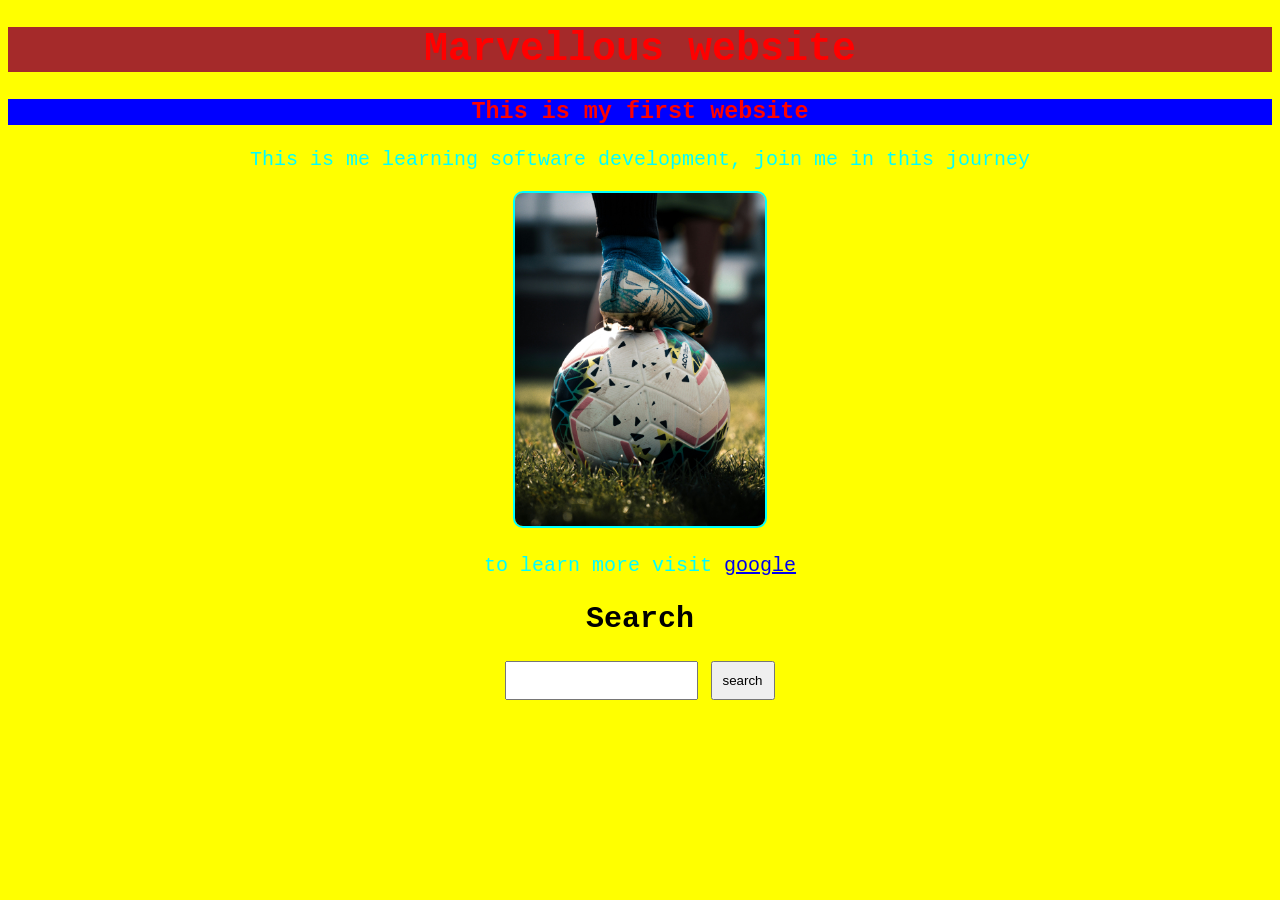
<file: index.html>
<!doctype html>
<html>
    <head>
        <title>marvellous website</title>
        <link rel="stylesheet" href="style.css">
        <style>
            p{
                color:aqua;
            }
            img{
                border:2px solid aqua;
                border-radius: 10px;
            }
            h3{
                color:red;
                background-color:blue
            }

        </style>
    </head>
    <body>
        <h1 style="color:red; background-color:brown;">Marvellous website</h1>
        <h3>This is my first website </h3>
        <p>This is me learning software development, join me in this journey</p>
        <img src="FB.jpg" width="250px">
        <p>to learn more visit <a href="http://google.com">google</a></p>
        <h2>Search</h2>
        <input type="search">
        <button>search</button>
    </body>
</html>
</file>
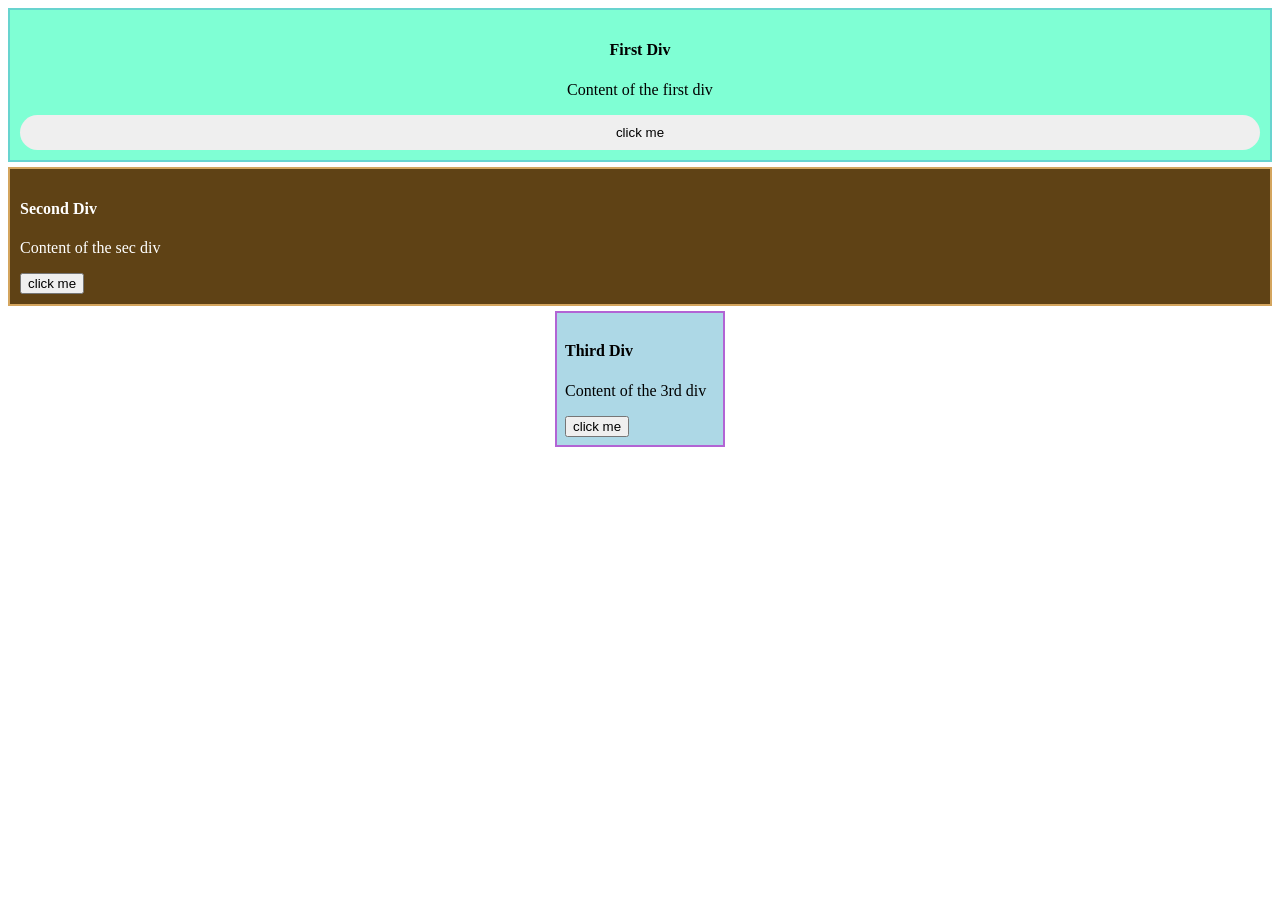
<file: box model/index.html>
<!DOCTYPE html>
<html lang="en">
<head>
    <meta charset="UTF-8">
    <meta name="viewport" content="width=device-width, initial-scale=1.0">
    <title>Box model</title>
    <link rel="stylesheet" href="style.css">
</head>
<body>
    <div class="a">
        <h4>First Div</h4>
        <p>Content of the first div</p>
        <button>click me</button>
    </div>
    <div class="b">
        <h4>Second Div</h4>
        <p>Content of the sec div</p>
        <button>click me</button>
    </div>
    <div class="c">
        <h4>Third Div</h4>
        <p>Content of the 3rd div</p>
        <button>click me</button>
    </div>
</body>
</html>
</file>
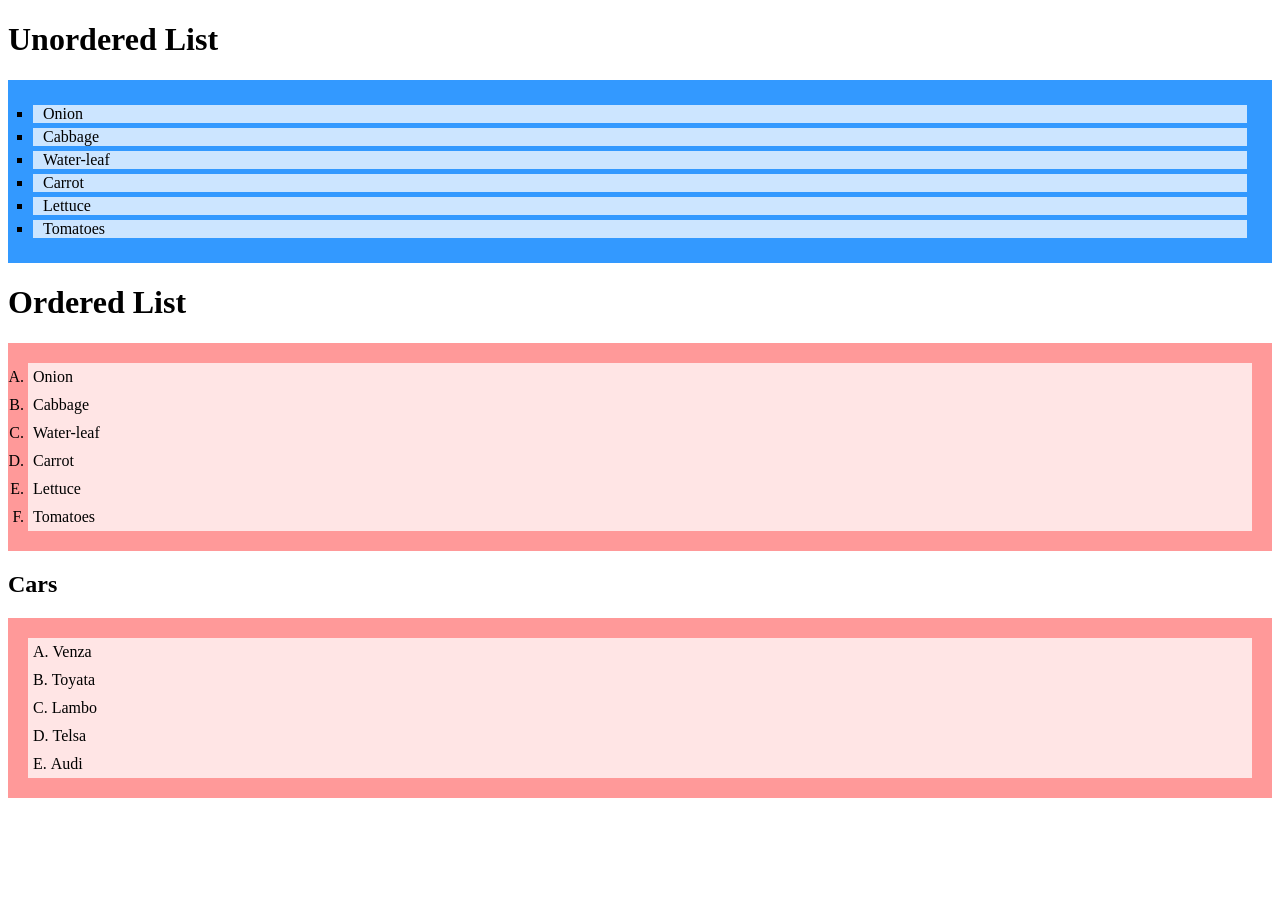
<file: list/index.html>
<!DOCTYPE html>
<html lang="en">
<head>
    <meta charset="UTF-8">
    <meta name="viewport" content="width=device-width, initial-scale=1.0">
    <title>list</title>
    <link rel="stylesheet" href="style.css"
</head>
<body>
    <h1>Unordered List</h1>
    <ul>
        <li>Onion</li>
        <li>Cabbage</li>
        <li>Water-leaf</li>
        <li>Carrot</li>
        <li>Lettuce</li>
        <li>Tomatoes</li>
    </ul>
    <h1>Ordered List</h1>
    <ol>
        <li>Onion</li>
        <li>Cabbage</li>
        <li>Water-leaf</li>
        <li>Carrot</li>
        <li>Lettuce</li>
        <li>Tomatoes</li>
    </ol>
    <h2>Cars</h2>
    <ol class="cars">
        <li>Venza</li>
        <li>Toyata</li>
        <li>Lambo</li>
        <li>Telsa</li>
        <li>Audi</li>
    </ol>
</body>
</html>
</file>
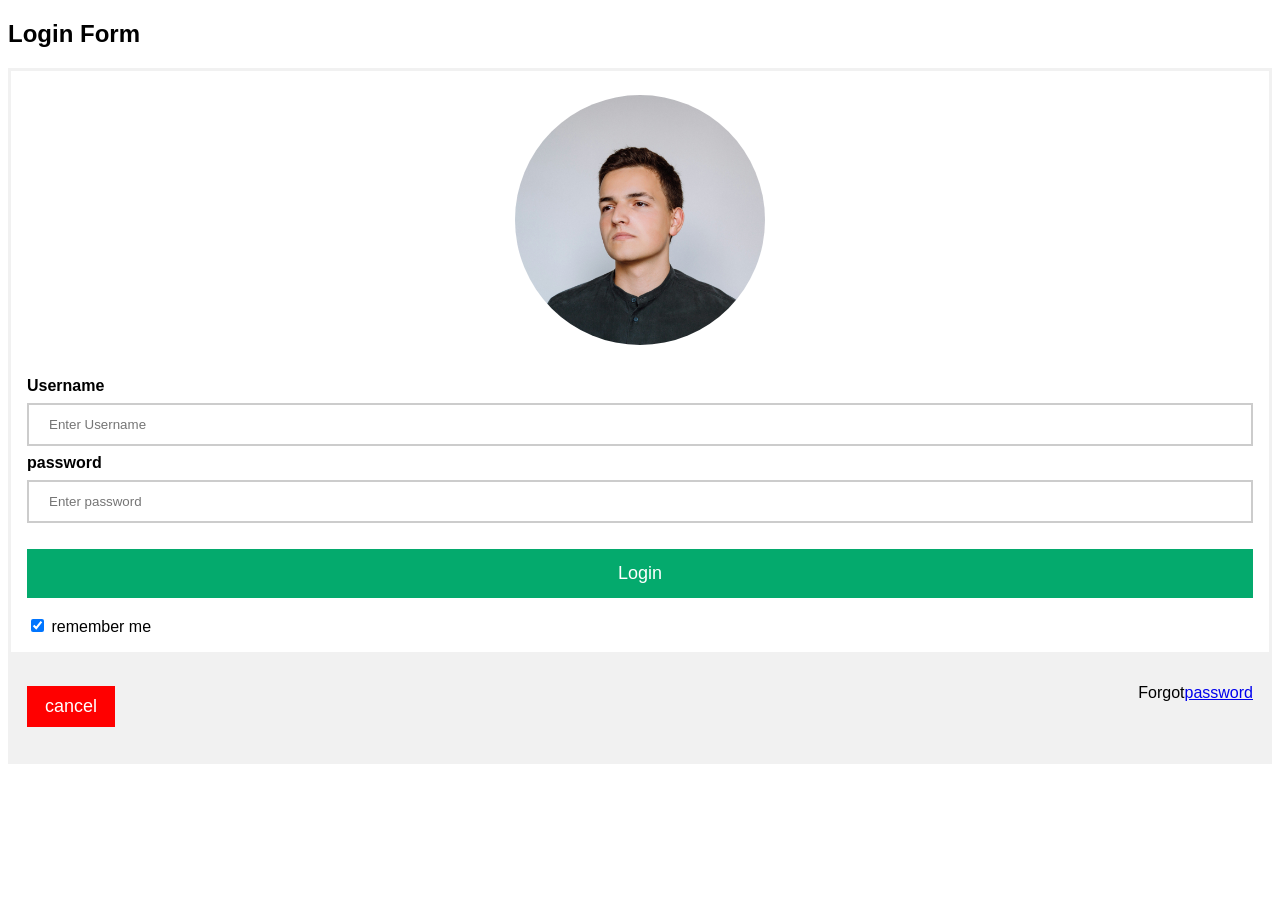
<file: loginform/index.html>
<!DOCTYPE html>
<html lang="en">
<head>
    <meta charset="UTF-8">
    <meta name="viewport" content="width=device-width, initial-scale=1.0">
    <title>Login Form</title>
    <link rel="stylesheet" href="style.css">
</head>
<body>
    <h2>Login Form</h2>
    <form method="post">
        <div class="imgcontainer">
            <img src="avatar.jpg" alt="Avatar" class="avatar" width="250px">
        </div>
        <div class="container">
            <label for="uname"><b>Username</b></label>
            <input type="text" placeholder="Enter Username" name="uname" required>
            <label for="psw"><b>password</b></label>
            <input type="password" placeholder="Enter password" name="psw" required>
            <button type="submit">Login</button>
            <label>
                <input type="checkbox" checked="checked" name="remember"> remember me
            </label>
        </div>
        <div class="container" style="background-color: #f1f1f1;">
            <button type="button" class="cancelbtn">cancel</button>
            <span class="psw">Forgot<a href="#">password</a></span>
        </div>
    </form>
</body>
</html>
</file>
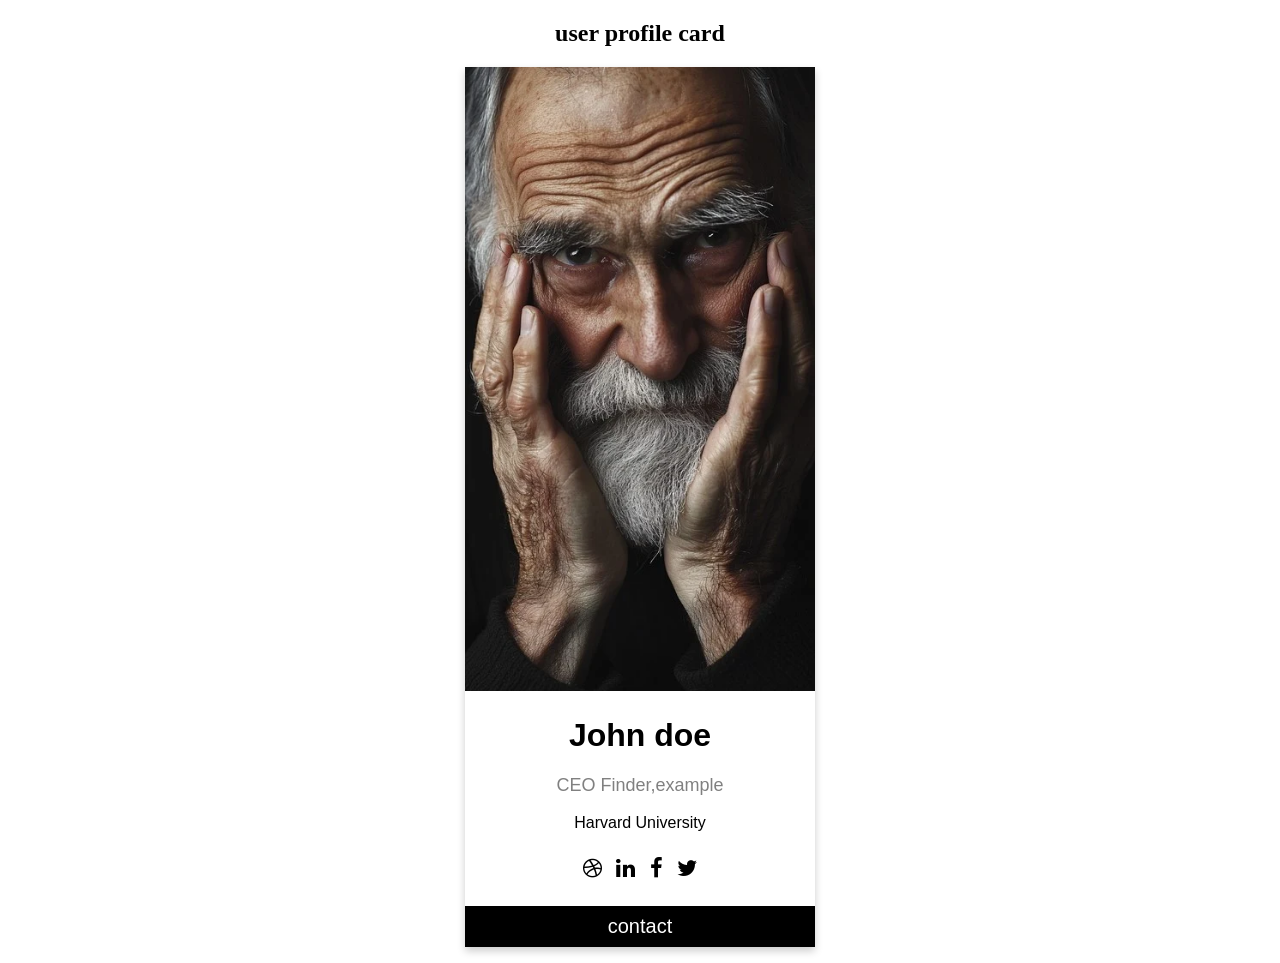
<file: profile card/index.html>
<!DOCTYPE html>
<html>
    <head>
        <title>profile card</title>
        <link rel="stylesheet" href="style.css">
        <link rel="stylesheet" href="https://cdnjs.cloudflare.com/ajax/libs/font-awesome/4.7.0/css/font-awesome.min.css">
    </head>
    <body>
        <h2 style="text-align:center"> user profile card</h2>
        <div class="card">
            <img src="od.jpg" alt="John" style="width:100%">
            <h1>John doe</h1>
            <p class="title"> CEO  Finder,example</p>
            <p> Harvard University</p>
            <div style="margin: 24px 0;">
                <a href="#"><i class="fa fa-dribbble"></i></a>
                <a href="#"><i class="fa fa-linkedin"></i></a>
                <a href="#"><i class="fa fa-facebook"></i></a>
                <a href="#&"><i class="fa fa-twitter"></i></a>
            </div>
            <p><button>contact</button></p>
        </div>
        
        
    </body>
</html>
</file>
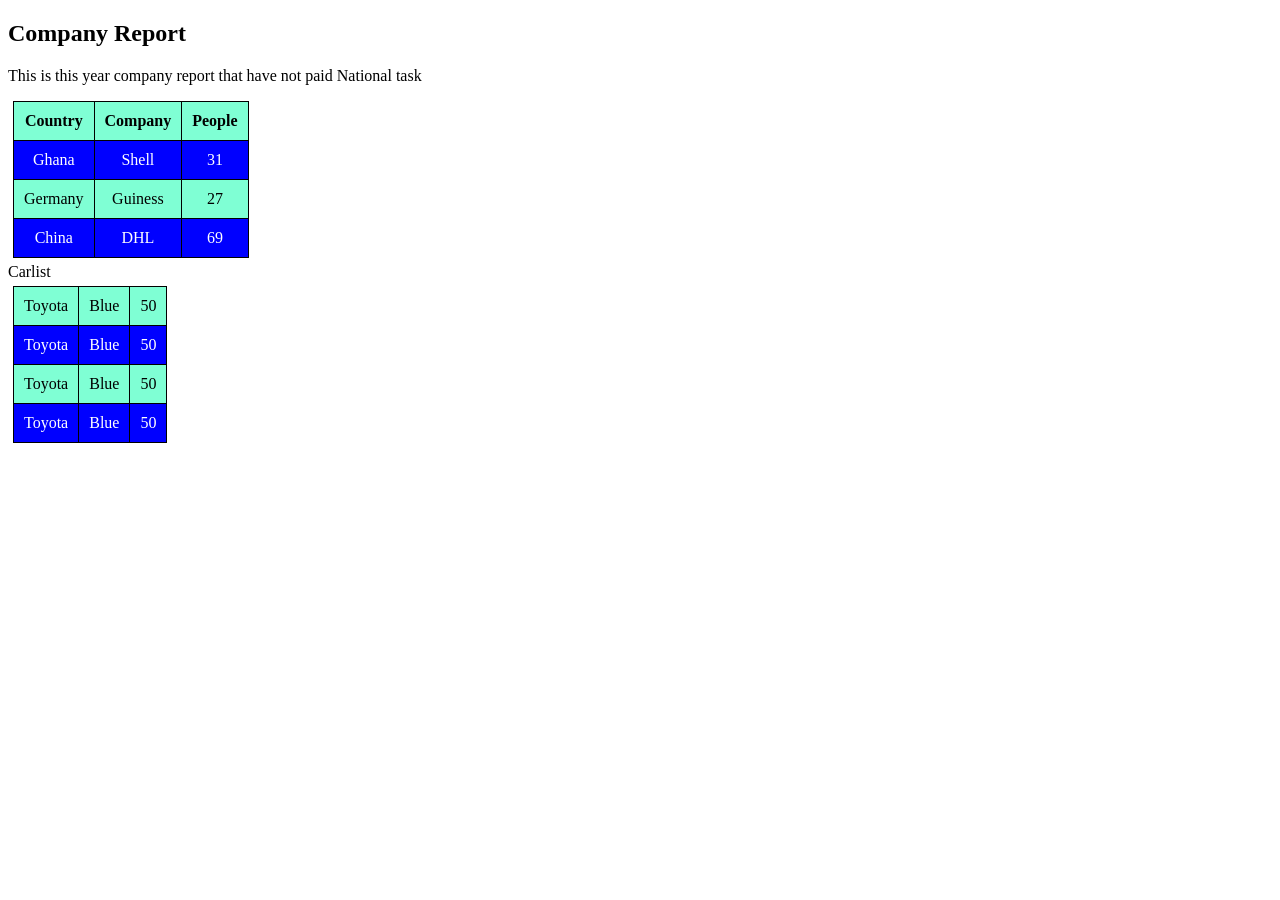
<file: TABLE/index.html>
<!DOCTYPE html>
<html lang="en">
<head>
    <meta charset="UTF-8">
    <meta name="viewport" content="width=device-width, initial-scale=1.0">
    <title>Tables</title>
    <link rel="stylesheet" href="style.css">
</head>
<body>
    <h2>Company Report</h2>
    <p>This is this year company report that have not paid National task</p>
    <table>
        <tr>
            <th>Country</th>
            <th>Company</th>
            <th>People</th>
        </tr>
        <tr>
            <td>Ghana</td>
            <td>Shell</td>
            <td>31</td>
        </tr>
        <tr>
            <td>Germany</td>
            <td>Guiness</td>
            <td>27</td>
        </tr>
        <tr>
            <td>China</td>
            <td>DHL</td>
            <td>69</td>
        </tr>
    </table>

    <table class="car">
        <thead>
            Carlist
        </thead>
        <tbody>
            <tr>
                <td>Toyota</td>
                <td>Blue</td>
                <td>50</td>
            </tr>
             <tr>
                <td>Toyota</td>
                <td>Blue</td>
                <td>50</td>
            </tr>
             <tr>
                <td>Toyota</td>
                <td>Blue</td>
                <td>50</td>
            </tr>
             <tr>
                <td>Toyota</td>
                <td>Blue</td>
                <td>50</td>
            </tr>
        </tbody>
    </table>
    
</body>
</html>
</file>
<file: style.css>
body{
    background-color: yellow;
    text-align: center;
    font-size: 20px;
    font-family: 'Courier New', Courier, monospace;
}

input, button{
    padding: 10px;
}
</file>
<file: box model/style.css>
.a{
    text-align: center;
    background-color: aquamarine;
    padding: 10px;
    border: rgb(104, 212, 207) 2px solid;
}
.a button{
    border-radius: 30px;
    border: none;
    width: 100%;
    padding: 10px;
}
.b{
    border: 2px rgb(212 ,165 , 94) solid;
    background: rgb(95, 66, 21);
    color: white;
    padding: 10px;
    margin: 5px 0;
}
.c{
    border: 2px rgb(178, 100, 212) solid ;
    background-color: lightblue;
    padding: 8px ;
    width: 150px;
    margin:0 auto;

    
}
</file>
<file: list/style.css>
ul{
    list-style-type: square;
    background: #3399ff;
    padding: 20px;
}

ol{
    background: #ff9999;
    list-style-type: upper-latin;
    padding: 20px;
}

ol.cars{
    list-style-position: inside;
}

ol li{
    background: #ffe5e5;
    padding: 5px;
}

ul li{
    background: #cce5ff;
    margin: 5px;
    padding-left: 10px;
}
</file>
<file: loginform/style.css>
body{
    font-family: sans-serif;
}

form{
    border: 3px solid #f1f1f1;
}

input[type=text], input[type=password] {
    width: 100%;
    padding: 12px 20px;
    margin: 8px 0;
    display: inline-block;
    border: 2px solid #ccc;
    box-sizing: border-box;   
}

button{
    width: 100%;
    background-color: #04AA6D;
    padding: 14px 20px; 
    border: none;
    color: white;
    font-size: large;
    margin: 18px 0;
}

button:hover{
    opacity: 0.8;
}

.cancelbtn{
    width: auto;
    background-color: red;
    padding: 10px 18px
}

.imgcontainer{
    margin: 24px 0 12px 0;
    text-align: center;
}

img{
    border-radius: 50%;
}

.container{
    padding: 16px;
}

.psw{
    float: right;
    padding-top: 16px;
}

@media screen and (max-width:300px){
    .psw{
        float: none;
        display: block;
    }

    .cancelbtn{
        width: 100%;
    }
}
</file>
<file: profile card/style.css>
.card{
    width: 350px;
    margin: 0 auto;
    text-align: center;
    font-family: sans-serif;
    box-shadow: 0 4px 8px 0 rgba(0, 0, 0, 0.2);
    background-color: #fff;
}

.title{
    font-size: 18px;
    color: gray;
}
button{
    width: 100%;
    color: white;
    background-color: #000;
    border: none;
    padding: 9px;
    cursor: pointer;
    font-size: 20px;
}

a{
    color:black;
    margin: 5px;
    font-size: 22px;
}
</file>
<file: TABLE/style.css>
table{
    border: 1px solid black;
    border-collapse:collapse ;
    margin: 5px;
}
th, td{
    border: 1px solid black;
    padding: 10px;
    text-align: center;
}
tr:nth-child(even){
    background-color: blue;
    color: #fff;
}


thead{
    background-color: yellow;
    border: none;
    text-align: center;
}

thead th{
    text-align: left;
}

tbody{
    background-color: aquamarine;
}
</file>
